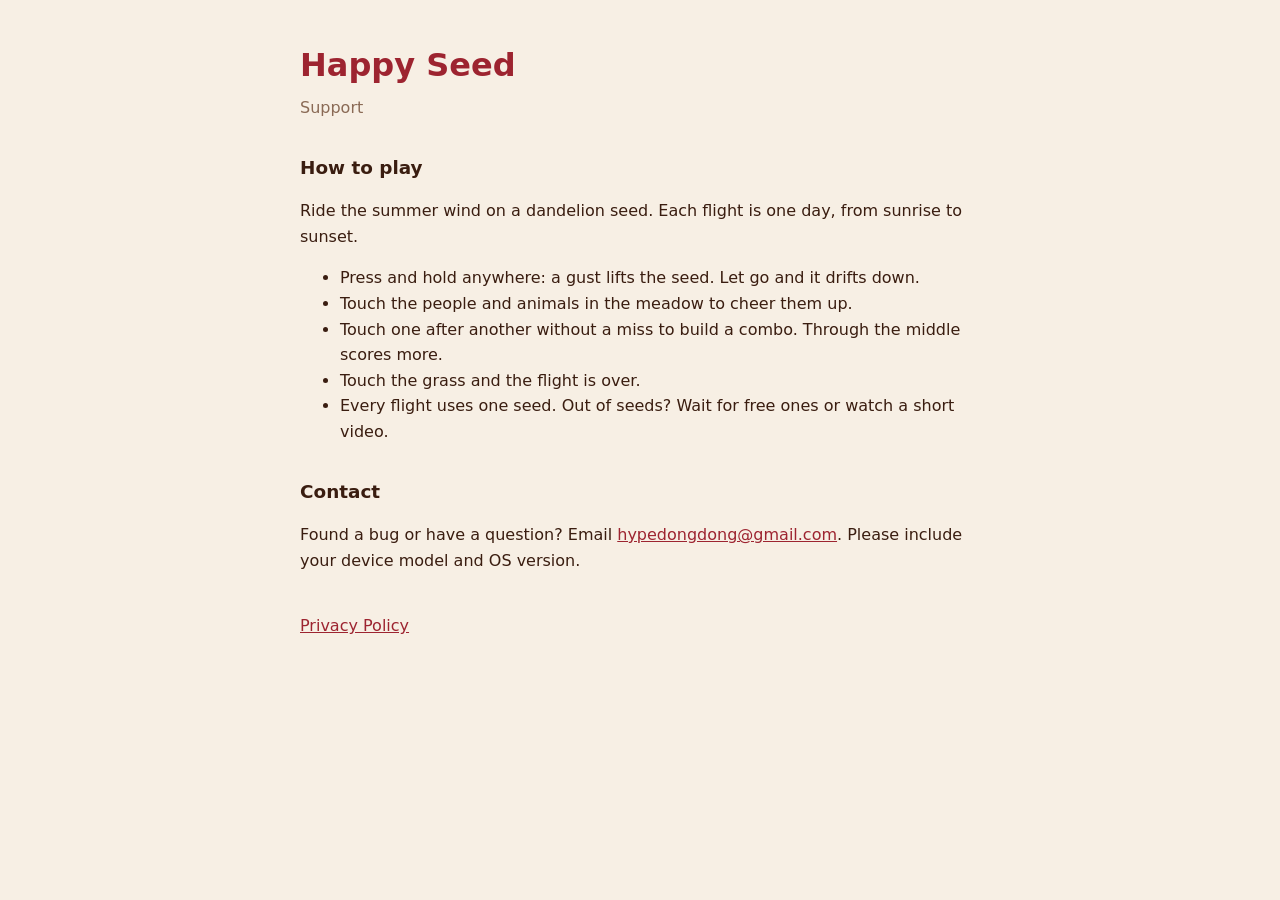
<file: index.html>
<!DOCTYPE html>
<html lang="en">
<head>
  <meta charset="UTF-8">
  <meta name="viewport" content="width=device-width, initial-scale=1">
  <title>Support – Happy Seed</title>
  <link rel="stylesheet" href="site.css">
</head>
<body>
  <main>
    <h1>Happy Seed</h1>
    <p class="meta">Support</p>

    <h2>How to play</h2>
    <p>Ride the summer wind on a dandelion seed. Each flight is one day, from sunrise to sunset.</p>
    <ul>
      <li>Press and hold anywhere: a gust lifts the seed. Let go and it drifts down.</li>
      <li>Touch the people and animals in the meadow to cheer them up.</li>
      <li>Touch one after another without a miss to build a combo. Through the middle scores more.</li>
      <li>Touch the grass and the flight is over.</li>
      <li>Every flight uses one seed. Out of seeds? Wait for free ones or watch a short video.</li>
    </ul>

    <h2>Contact</h2>
    <p>Found a bug or have a question? Email <a href="mailto:hypedongdong@gmail.com">hypedongdong@gmail.com</a>. Please include your device model and OS version.</p>

    <p class="back"><a href="privacy.html">Privacy Policy</a></p>
  </main>
</body>
</html>
</file>
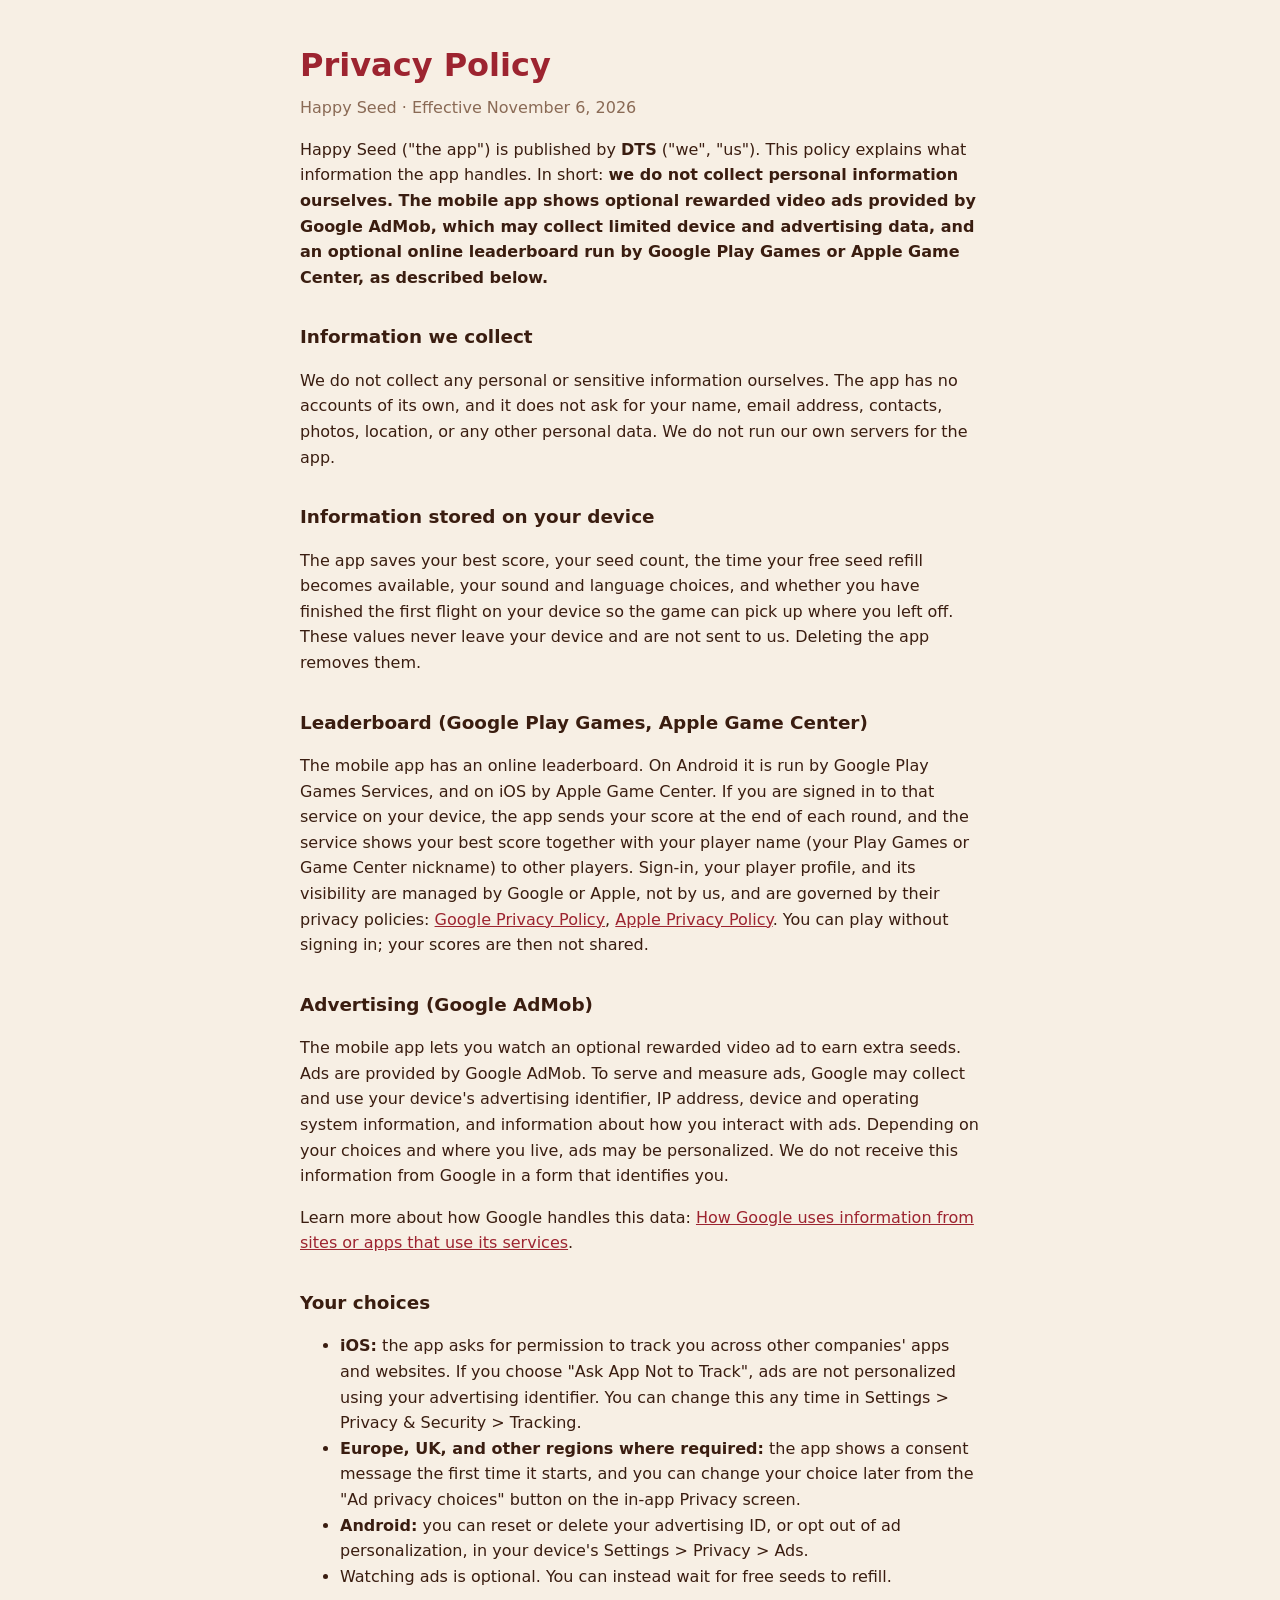
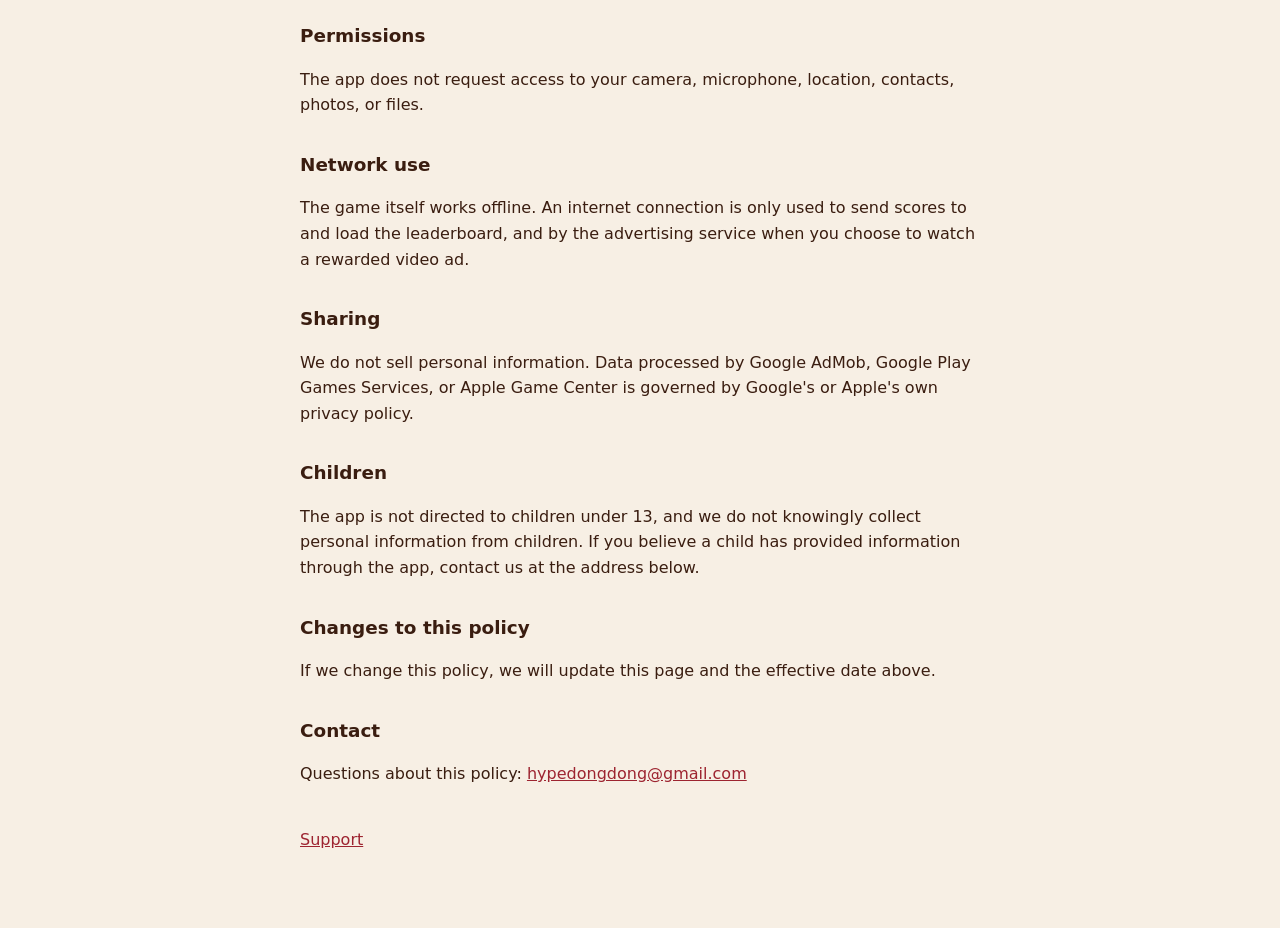
<file: privacy.html>
<!DOCTYPE html>
<html lang="en">
<head>
  <meta charset="UTF-8">
  <meta name="viewport" content="width=device-width, initial-scale=1">
  <title>Privacy Policy – Happy Seed</title>
  <link rel="stylesheet" href="site.css">
</head>
<body>
  <main>
    <h1>Privacy Policy</h1>
    <p class="meta">Happy Seed · Effective November 6, 2026</p>

    <p>Happy Seed ("the app") is published by <strong>DTS</strong> ("we", "us"). This policy explains what information the app handles. In short: <strong>we do not collect personal information ourselves. The mobile app shows optional rewarded video ads provided by Google AdMob, which may collect limited device and advertising data, and an optional online leaderboard run by Google Play Games or Apple Game Center, as described below.</strong></p>

    <h2>Information we collect</h2>
    <p>We do not collect any personal or sensitive information ourselves. The app has no accounts of its own, and it does not ask for your name, email address, contacts, photos, location, or any other personal data. We do not run our own servers for the app.</p>

    <h2>Information stored on your device</h2>
    <p>The app saves your best score, your seed count, the time your free seed refill becomes available, your sound and language choices, and whether you have finished the first flight on your device so the game can pick up where you left off. These values never leave your device and are not sent to us. Deleting the app removes them.</p>

    <h2>Leaderboard (Google Play Games, Apple Game Center)</h2>
    <p>The mobile app has an online leaderboard. On Android it is run by Google Play Games Services, and on iOS by Apple Game Center. If you are signed in to that service on your device, the app sends your score at the end of each round, and the service shows your best score together with your player name (your Play Games or Game Center nickname) to other players. Sign-in, your player profile, and its visibility are managed by Google or Apple, not by us, and are governed by their privacy policies: <a href="https://policies.google.com/privacy">Google Privacy Policy</a>, <a href="https://www.apple.com/legal/privacy/">Apple Privacy Policy</a>. You can play without signing in; your scores are then not shared.</p>

    <h2>Advertising (Google AdMob)</h2>
    <p>The mobile app lets you watch an optional rewarded video ad to earn extra seeds. Ads are provided by Google AdMob. To serve and measure ads, Google may collect and use your device's advertising identifier, IP address, device and operating system information, and information about how you interact with ads. Depending on your choices and where you live, ads may be personalized. We do not receive this information from Google in a form that identifies you.</p>
    <p>Learn more about how Google handles this data: <a href="https://policies.google.com/technologies/partner-sites">How Google uses information from sites or apps that use its services</a>.</p>

    <h2>Your choices</h2>
    <ul>
      <li><strong>iOS:</strong> the app asks for permission to track you across other companies' apps and websites. If you choose "Ask App Not to Track", ads are not personalized using your advertising identifier. You can change this any time in Settings &gt; Privacy &amp; Security &gt; Tracking.</li>
      <li><strong>Europe, UK, and other regions where required:</strong> the app shows a consent message the first time it starts, and you can change your choice later from the "Ad privacy choices" button on the in-app Privacy screen.</li>
      <li><strong>Android:</strong> you can reset or delete your advertising ID, or opt out of ad personalization, in your device's Settings &gt; Privacy &gt; Ads.</li>
      <li>Watching ads is optional. You can instead wait for free seeds to refill.</li>
    </ul>

    <h2>Permissions</h2>
    <p>The app does not request access to your camera, microphone, location, contacts, photos, or files.</p>

    <h2>Network use</h2>
    <p>The game itself works offline. An internet connection is only used to send scores to and load the leaderboard, and by the advertising service when you choose to watch a rewarded video ad.</p>

    <h2>Sharing</h2>
    <p>We do not sell personal information. Data processed by Google AdMob, Google Play Games Services, or Apple Game Center is governed by Google's or Apple's own privacy policy.</p>

    <h2>Children</h2>
    <p>The app is not directed to children under 13, and we do not knowingly collect personal information from children. If you believe a child has provided information through the app, contact us at the address below.</p>

    <h2>Changes to this policy</h2>
    <p>If we change this policy, we will update this page and the effective date above.</p>

    <h2>Contact</h2>
    <p>Questions about this policy: <a href="mailto:hypedongdong@gmail.com">hypedongdong@gmail.com</a></p>

    <p class="back"><a href="index.html">Support</a></p>
  </main>
</body>
</html>
</file>
<file: site.css>
body {
  margin: 0;
  background: #f7efe4;
  color: #3a1d10;
  font: 16px/1.6 system-ui, -apple-system, "Segoe UI", Roboto, Arial, sans-serif;
}

main {
  max-width: 680px;
  margin: 0 auto;
  padding: 40px 20px 60px;
}

h1 {
  margin: 0;
  color: #9d2430;
}

h2 {
  margin-top: 32px;
  font-size: 1.15rem;
}

.meta {
  margin-top: 4px;
  color: #8a6a55;
}

a {
  color: #9d2430;
}

.back {
  margin-top: 40px;
}
</file>
